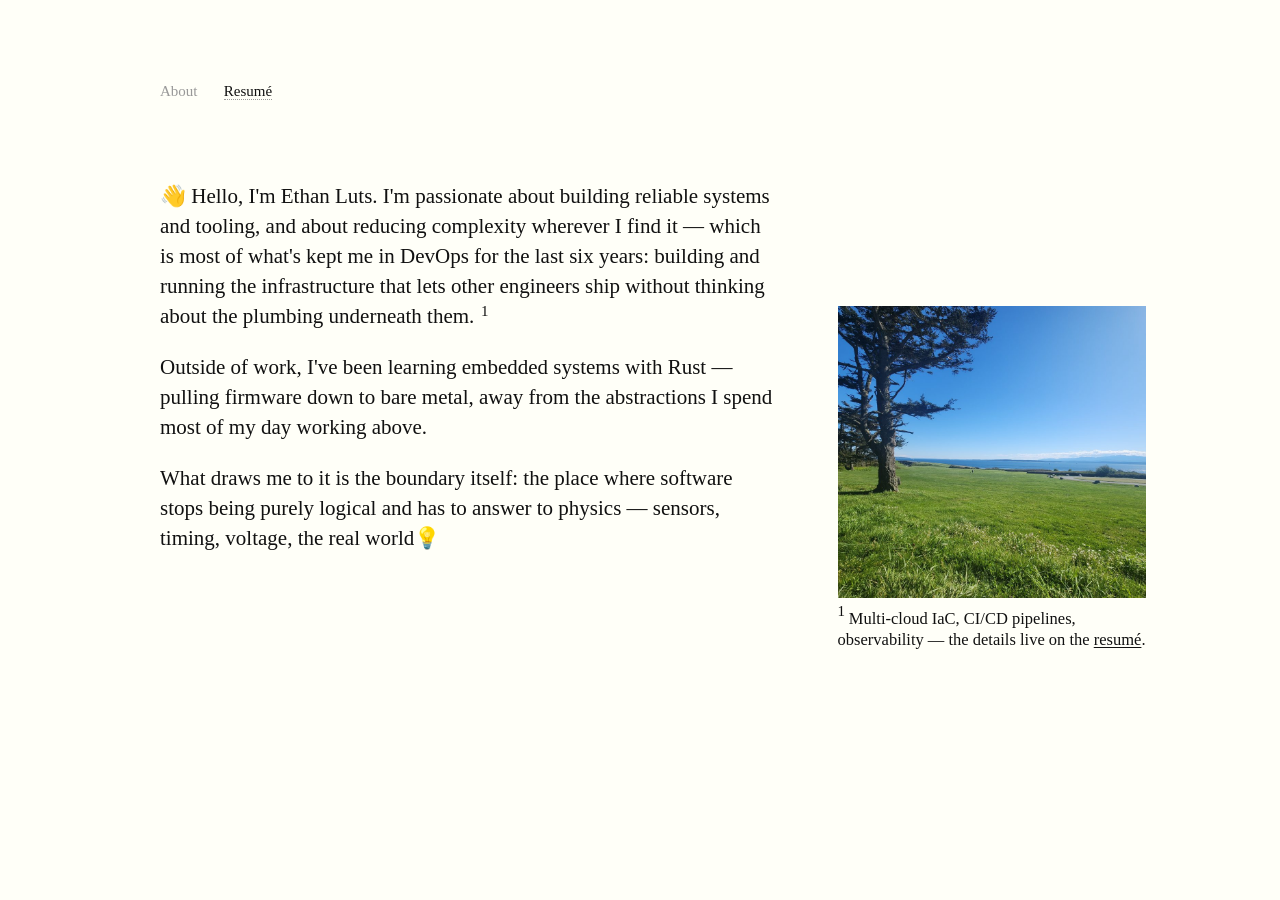
<file: index.html>
<!DOCTYPE html>
<html lang="en">
<head>
  <meta charset="UTF-8" />
  <meta name="viewport" content="width=device-width, initial-scale=1" />
  <title>Ethan Luts</title>
  <link rel="stylesheet" href="tufte.css" />
  <style>
    nav.sitenav { margin-bottom: 3rem; }
    nav.sitenav a {
      margin-right: 1.5em;
      text-decoration: none;
      color: var(--fg);
      border-bottom: 1px dotted var(--fg-faint);
    }
    nav.sitenav a:hover { border-bottom: 1px solid var(--fg); }
    nav.sitenav a.current {
      color: var(--fg-faint);
      border-bottom: none;
      cursor: default;
    }
  </style>
</head>
<body>
  <article>
    <nav class="sitenav">
      <a href="index.html" class="current">About</a>
      <a href="resume.html">Resumé</a>
    </nav>

    <section>
      <p>
        👋 Hello, I'm Ethan Luts. I'm passionate about building reliable systems and tooling,
        and about reducing complexity wherever I find it &mdash; which is most of what's kept me in DevOps for the
        last six years: building and running the infrastructure that lets other engineers ship without thinking
        about the plumbing underneath them.
        <label for="mn-photo" class="margin-toggle">&#8853;</label>
        <input type="checkbox" id="mn-photo" class="margin-toggle" />
        <span class="marginnote">
          <img src="images/coastal-view.jpg" style="width:100%" />
        </span>
        <label for="sn-1" class="margin-toggle sidenote-number"></label>
        <input type="checkbox" id="sn-1" class="margin-toggle" />
        <span class="sidenote">
          Multi-cloud IaC, CI/CD pipelines, observability &mdash; the details live on the <a href="resume.html">resumé</a>.
        </span>
      </p>

      <p>
        Outside of work, I've been learning embedded systems with Rust &mdash; pulling firmware down to bare metal,
        away from the abstractions I spend most of my day working above.
      </p>

      <p>
        What draws me to it is the boundary itself: the place where software stops being purely logical and has
        to answer to physics &mdash; sensors, timing, voltage, the real world💡
      </p>
    </section>
  </article>
</body>
</html>
</file>
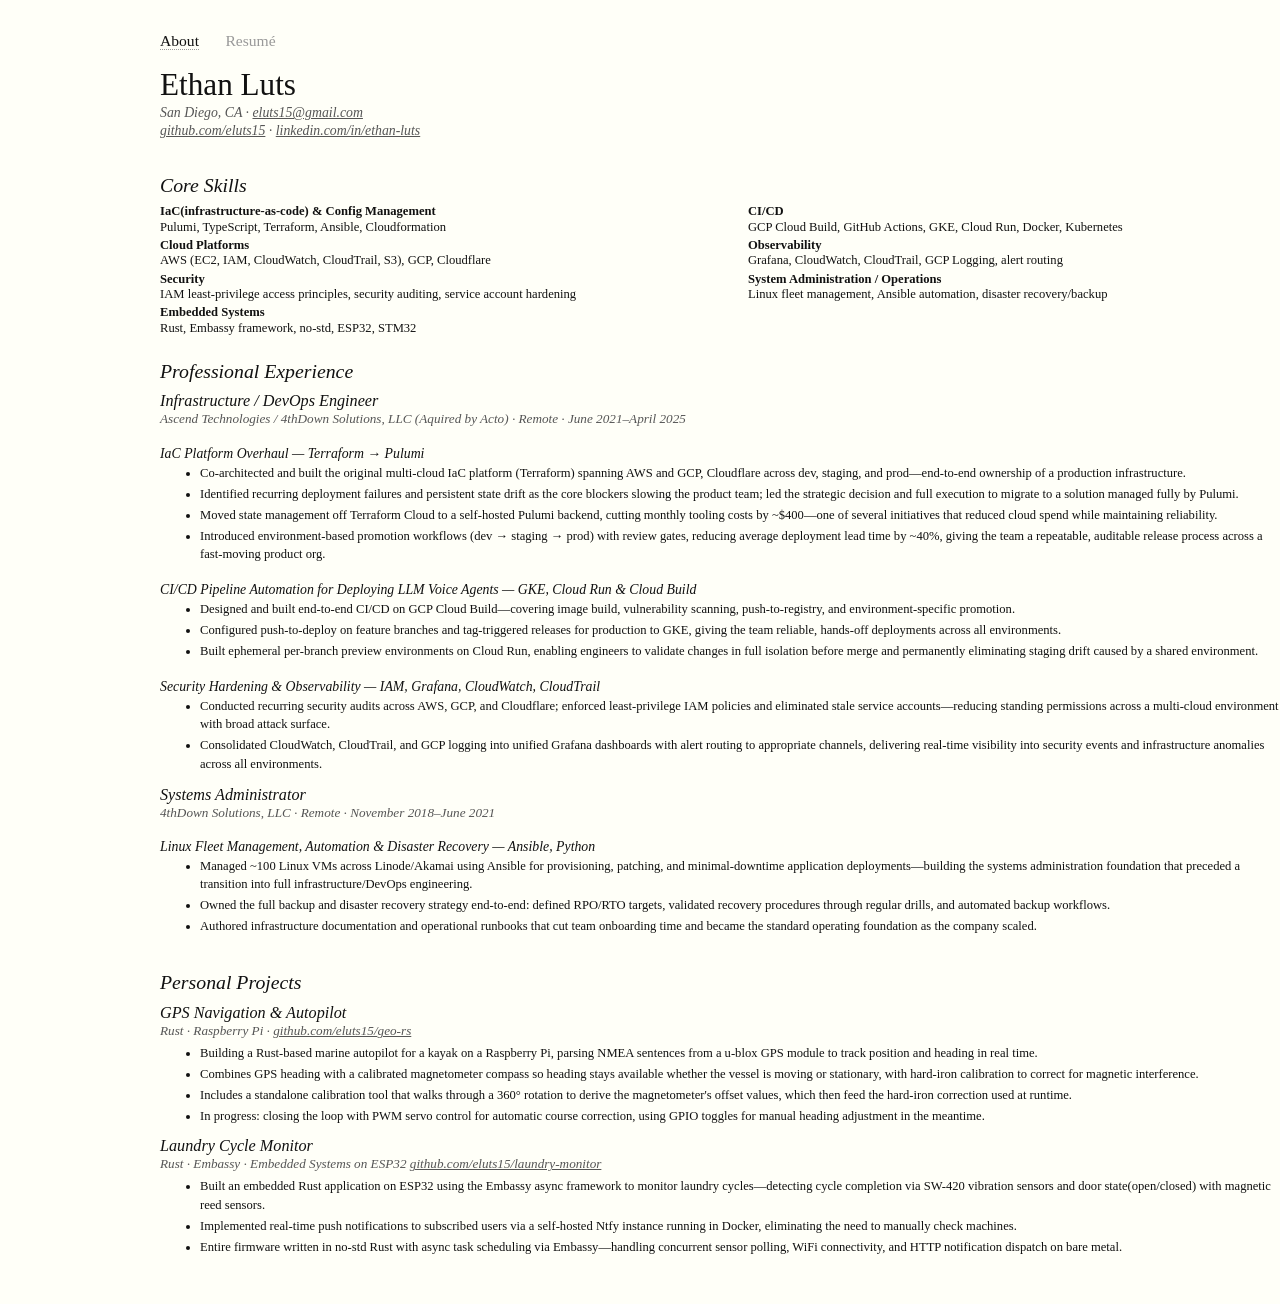
<file: resume.html>
<!DOCTYPE html>
<html lang="en">
<head>
  <meta charset="UTF-8" />
  <meta name="viewport" content="width=device-width, initial-scale=1" />
  <title>Ethan Luts — Resumé</title>
  <link rel="stylesheet" href="tufte.css" />
  <style>
    /* Compact override: scale the whole type system down and tighten
       vertical rhythm so the resume reads as one screen, not a scroll. */
    html { font-size: 12px; }

    article { padding: 2rem 0; }

    /* No body max-width override here — leaving it at tufte.css's default
       keeps this page's container the same size as index.html's, so the
       nav and text align to the same left edge on both pages. */

    /* Cap line length for readability. Using max-width (not a fixed
       width%) means this also degrades gracefully on narrow screens —
       it just becomes 100% of the available space, so no separate
       mobile override is needed. */
    section > p, section > ul, section > ol, section > dl {
      max-width: 620px;
    }

    nav.sitenav { margin-bottom: 1.6rem; }
    nav.sitenav a {
      margin-right: 1.5em;
      text-decoration: none;
      color: var(--fg);
      border-bottom: 1px dotted var(--fg-faint);
      font-size: 1.3rem;
    }
    nav.sitenav a:hover { border-bottom: 1px solid var(--fg); }
    nav.sitenav a.current {
      color: var(--fg-faint);
      border-bottom: none;
      cursor: default;
    }

    h1 { margin-top: 0; margin-bottom: 0.3rem; font-size: 2.6rem; }
    h2 { margin-top: 1.6rem; margin-bottom: 0.6rem; font-size: 1.65rem; }
    h3 { margin-top: 1rem; margin-bottom: 0.15rem; font-size: 1.35rem; }

    section { padding-top: 0.2rem; padding-bottom: 0.2rem; }

    .contact-line {
      font-family: "Palatino Linotype", Palatino, "Book Antiqua", Georgia, serif;
      font-style: italic;
      color: var(--fg-muted);
      font-size: 1.15rem;
      line-height: 1.5rem;
      display: block;
      margin-top: 0;
      margin-bottom: 1.2rem;
    }
    .contact-line a { color: var(--fg-muted); }
    .entry .role-meta a { color: var(--fg-muted); }

    .entry { margin-bottom: 1.1rem; }
    .entry h3 { margin-bottom: 0.15rem; }
    .entry .role-meta {
      font-family: "Palatino Linotype", Palatino, "Book Antiqua", Georgia, serif;
      font-style: italic;
      color: var(--fg-muted);
      font-size: 1.1rem;
      display: block;
      margin-bottom: 0.4rem;
    }

    .project { margin-top: 0.7rem; }
    .project h4 {
      font-size: 1.15rem;
      font-weight: 400;
      font-style: italic;
      margin-bottom: 0.15rem;
      font-family: "Palatino Linotype", Palatino, "Book Antiqua", Georgia, serif;
    }

    p, dl, ol, ul { font-size: 1.05rem; line-height: 1.55rem; }
    .entry p { margin-top: 0.3rem; margin-bottom: 0.3rem; }
    .entry ul { margin-top: 0.15rem; margin-bottom: 0; }
    li:not(:first-child) { margin-top: 0.2rem; }

    table.skills { width: 100%; border-collapse: collapse; }
    table.skills td {
      vertical-align: top;
      padding: 0.1em 1.5em 0.1em 0;
      font-size: 1.05rem;
      line-height: 1.3rem;
    }
    table.skills td strong { font-size: 1.05rem; }
  </style>
</head>
<body>
  <article>
    <nav class="sitenav">
      <a href="index.html">About</a>
      <a href="resume.html" class="current">Resumé</a>
    </nav>

    <h1>Ethan Luts</h1>
    <span class="contact-line">
      San Diego, CA &middot; <a href="mailto:eluts15@gmail.com">eluts15@gmail.com</a><br />
      <a href="https://github.com/eluts15">github.com/eluts15</a> &middot;
      <a href="https://linkedin.com/in/ethan-luts">linkedin.com/in/ethan-luts</a>
    </span>

    <section>
      <h2>Core Skills</h2>
      <table class="skills">
        <tbody>
          <tr>
            <td><strong>IaC(infrastructure-as-code) &amp; Config Management</strong><br />Pulumi, TypeScript, Terraform, Ansible, Cloudformation</td>
            <td><strong>CI/CD</strong><br />GCP Cloud Build, GitHub Actions, GKE, Cloud Run, Docker, Kubernetes</td>
          </tr>
          <tr>
            <td><strong>Cloud Platforms</strong><br />AWS (EC2, IAM, CloudWatch, CloudTrail, S3), GCP, Cloudflare</td>
            <td><strong>Observability</strong><br />Grafana, CloudWatch, CloudTrail, GCP Logging, alert routing</td>
          </tr>
          <tr>
            <td><strong>Security</strong><br />IAM least-privilege access principles, security auditing, service account hardening</td>
            <td><strong>System Administration / Operations</strong><br />Linux fleet management, Ansible automation, disaster recovery/backup</td>
          </tr>
          <tr>
            <td><strong>Embedded Systems</strong><br />Rust, Embassy framework, no-std, ESP32, STM32</td>
          </tr>
        </tbody>
      </table>
    </section>

    <section>
      <h2>Professional Experience</h2>

      <div class="entry">
        <h3>Infrastructure / DevOps Engineer</h3>
        <span class="role-meta">Ascend Technologies / 4thDown Solutions, LLC (Aquired by Acto) &middot; Remote &middot; June 2021&ndash;April 2025</span>

        <div class="project">
          <h4>IaC Platform Overhaul &mdash; Terraform &rarr; Pulumi</h4>
          <ul>
            <li>
              Co-architected and built the original multi-cloud IaC platform (Terraform)
              spanning AWS and GCP, Cloudflare across dev, staging, and prod&mdash;end-to-end ownership of a
              production infrastructure.
            </li>
            <li>
              Identified recurring deployment failures and persistent state drift as the core blockers slowing the
              product team; led the strategic decision and full execution to migrate to a solution managed fully by
              Pulumi.
            </li>
            <li>
              Moved state management off Terraform Cloud to a self-hosted Pulumi backend, cutting monthly tooling
              costs by ~$400&mdash;one of several initiatives that reduced cloud spend while maintaining
              reliability.
            </li>
            <li>
              Introduced environment-based promotion workflows (dev &rarr; staging &rarr; prod) with review gates,
              reducing average deployment lead time by ~40%, giving the team a repeatable, auditable release
              process across a fast-moving product org.
            </li>
          </ul>
        </div>

        <div class="project">
          <h4>CI/CD Pipeline Automation for Deploying LLM Voice Agents &mdash; GKE, Cloud Run &amp; Cloud Build</h4>
          <ul>
            <li>
              Designed and built end-to-end CI/CD on GCP Cloud Build&mdash;covering image build,
              vulnerability scanning, push-to-registry, and environment-specific promotion.
            </li>
            <li>
              Configured push-to-deploy on feature branches and tag-triggered releases for production to GKE, giving the
              team reliable, hands-off deployments across all environments.
            </li>
            <li>
              Built ephemeral per-branch preview environments on Cloud Run, enabling engineers to validate changes in
              full isolation before merge and permanently eliminating staging drift caused by a shared environment.
            </li>
          </ul>
        </div>

        <div class="project">
          <h4>Security Hardening &amp; Observability &mdash; IAM, Grafana, CloudWatch, CloudTrail</h4>
          <ul>
            <li>
              Conducted recurring security audits across AWS, GCP, and Cloudflare; enforced least-privilege IAM
              policies and eliminated stale service accounts&mdash;reducing standing permissions
              across a multi-cloud environment with broad attack surface.
            </li>
            <li>
              Consolidated CloudWatch, CloudTrail, and GCP logging into unified Grafana dashboards with alert routing
              to appropriate channels, delivering real-time visibility into security events and infrastructure
              anomalies across all environments.
            </li>
          </ul>
        </div>
      </div>

      <div class="entry">
        <h3>Systems Administrator</h3>
        <span class="role-meta">4thDown Solutions, LLC &middot; Remote &middot; November 2018&ndash;June 2021</span>

        <div class="project">
          <h4>Linux Fleet Management, Automation &amp; Disaster Recovery &mdash; Ansible, Python</h4>
          <ul>
            <li>
              Managed ~100 Linux VMs across Linode/Akamai using Ansible for provisioning, patching, and minimal-downtime
              application deployments&mdash;building the systems administration foundation that preceded a
              transition into full infrastructure/DevOps engineering.
            </li>
            <li>
              Owned the full backup and disaster recovery strategy end-to-end: defined RPO/RTO targets, validated
              recovery procedures through regular drills, and automated backup workflows.
            </li>
            <li>
              Authored infrastructure documentation and operational runbooks that cut team onboarding time and became
              the standard operating foundation as the company scaled.
            </li>
          </ul>
        </div>
      </div>
    </section>

    <section>
      <h2>Personal Projects</h2>
      <div class="entry">
        <h3>GPS Navigation &amp; Autopilot</h3>
        <span class="role-meta">Rust &middot; Raspberry Pi &middot; <a href="https://github.com/eluts15/geo-rs">github.com/eluts15/geo-rs</a></span>
        <ul>
          <li>
            Building a Rust-based marine autopilot for a kayak on a Raspberry Pi, parsing NMEA sentences from a
            u-blox GPS module to track position and heading in real time.
          </li>
          <li>
            Combines GPS heading with a calibrated magnetometer compass so heading stays available whether the
            vessel is moving or stationary, with hard-iron calibration to correct for magnetic interference.
          </li>
          <li>
            Includes a standalone calibration tool that walks through a 360&deg; rotation to derive the
            magnetometer's offset values, which then feed the hard-iron correction used at runtime.
          </li>
          <li>
            In progress: closing the loop with PWM servo control for automatic course correction, using GPIO
            toggles for manual heading adjustment in the meantime.
          </li>
        </ul>
      </div>
      <div class="entry">
        <h3>Laundry Cycle Monitor</h3>
        <span class="role-meta">Rust &middot; Embassy &middot; Embedded Systems on ESP32 <a href="https://github.com/eluts15/laundry-monitor">github.com/eluts15/laundry-monitor</a></span>
        <ul>
          <li>
            Built an embedded Rust application on ESP32 using the Embassy async framework to monitor laundry
            cycles&mdash;detecting cycle completion via SW-420 vibration sensors and door state(open/closed) with magnetic reed
            sensors.
          </li>
          <li>
            Implemented real-time push notifications to subscribed users via a self-hosted Ntfy instance running in
            Docker, eliminating the need to manually check machines.
          </li>
          <li>
            Entire firmware written in no-std Rust with async task scheduling via Embassy&mdash;handling concurrent
            sensor polling, WiFi connectivity, and HTTP notification dispatch on bare metal.
          </li>
        </ul>
      </div>
    </section>
  </article>
</body>
</html>
</file>
<file: tufte.css>
@charset "UTF-8";

/* Import ET Book styles
   adapted from https://github.com/edwardtufte/et-book/blob/gh-pages/et-book.css */

/* Tufte CSS styles */
html {
    font-size: 15px;
}

:root {
    --fg: #111;
    --fg-muted: #555;
    --fg-faint: #999;
}

body {
    width: 87.5%;
    margin-left: auto;
    margin-right: auto;
    padding-left: 12.5%;
    font-family: "Palatino Linotype", Palatino, "Book Antiqua", Georgia, "Times New Roman", serif;
    background-color: #fffff8;
    color: var(--fg);
    max-width: 1400px;
    counter-reset: sidenote-counter;
}

/* Adds dark mode */
@media (prefers-color-scheme: dark) {
    :root {
        --fg: #ddd;
        --fg-muted: #aaa;
        --fg-faint: #888;
    }
    body {
        background-color: #151515;
    }
}

h1 {
    font-weight: 400;
    margin-top: 4rem;
    margin-bottom: 1.5rem;
    font-size: 3.2rem;
    line-height: 1;
}

h2 {
    font-style: italic;
    font-weight: 400;
    margin-top: 2.1rem;
    margin-bottom: 1.4rem;
    font-size: 2.2rem;
    line-height: 1;
}

h3 {
    font-style: italic;
    font-weight: 400;
    font-size: 1.7rem;
    margin-top: 2rem;
    margin-bottom: 1.4rem;
    line-height: 1;
}

hr {
    display: block;
    height: 1px;
    width: 55%;
    border: 0;
    border-top: 1px solid #ccc;
    margin: 1em 0;
    padding: 0;
}

p.subtitle {
    font-style: italic;
    margin-top: 1rem;
    margin-bottom: 1rem;
    font-size: 1.8rem;
    display: block;
    line-height: 1;
}

.numeral {
    font-family: "Palatino Linotype", Palatino, "Book Antiqua", Georgia, serif;
}

.danger {
    color: red;
}

article {
    padding: 5rem 0rem;
}

section {
    padding-top: 1rem;
    padding-bottom: 1rem;
}

p,
dl,
ol,
ul {
    font-size: 1.4rem;
    line-height: 2rem;
}

p {
    margin-top: 1.4rem;
    margin-bottom: 1.4rem;
    padding-right: 0;
    vertical-align: baseline;
}

sup {
    line-height: 0;
}

/* Chapter Epigraphs */
div.epigraph {
    margin: 5em 0;
}

div.epigraph > blockquote {
    margin-top: 3em;
    margin-bottom: 3em;
}

div.epigraph > blockquote,
div.epigraph > blockquote > p {
    font-style: italic;
}

div.epigraph > blockquote > footer {
    font-style: normal;
}

div.epigraph > blockquote > footer > cite {
    font-style: italic;
}
/* end chapter epigraphs styles */

blockquote {
    font-size: 1.4rem;
}

blockquote p {
    width: 55%;
    margin-right: 40px;
}

blockquote footer {
    width: 55%;
    font-size: 1.1rem;
    text-align: right;
}

section > p,
section > footer,
section > table {
    width: 55%;
}

/* 50 + 5 == 55, to be the same width as paragraph */
section > dl,
section > ol,
section > ul {
    width: 50%;
    -webkit-padding-start: 5%;
}

dt:not(:first-child),
li:not(:first-child) {
    margin-top: 0.25rem;
}

figure {
    padding: 0;
    border: 0;
    font-size: 100%;
    font: inherit;
    vertical-align: baseline;
    max-width: 55%;
    -webkit-margin-start: 0;
    -webkit-margin-end: 0;
    margin: 0 0 3em 0;
}

figcaption {
    float: right;
    clear: right;
    margin-top: 0;
    margin-bottom: 0;
    font-size: 1.1rem;
    line-height: 1.6;
    vertical-align: baseline;
    position: relative;
    max-width: 40%;
}

figure.fullwidth figcaption {
    margin-right: 24%;
}

a:link,
a:visited {
    color: inherit;
    text-underline-offset: 0.1em;
    text-decoration-thickness: 0.05em;
}

/* Sidenotes, margin notes, figures, captions */
img {
    max-width: 100%;
    height: auto;
}

figure.fullwidth img {
    width: 100%;
}

.sidenote,
.marginnote {
    float: right;
    clear: right;
    margin-right: -60%;
    width: 50%;
    margin-top: 0.3rem;
    margin-bottom: 0;
    font-size: 1.1rem;
    line-height: 1.3;
    vertical-align: baseline;
    position: relative;
}

.sidenote-number {
    counter-increment: sidenote-counter;
}

.sidenote-number:after,
.sidenote:before {
    font-family: "Palatino Linotype", Palatino, "Book Antiqua", Georgia, serif;
    position: relative;
    vertical-align: baseline;
}

.sidenote-number:after {
    content: counter(sidenote-counter);
    font-size: 1rem;
    top: -0.5rem;
    left: 0.1rem;
}

.sidenote:before {
    content: counter(sidenote-counter) " ";
    font-size: 1rem;
    top: -0.5rem;
}

blockquote .sidenote,
blockquote .marginnote {
    margin-right: -82%;
    min-width: 59%;
    text-align: left;
}

div.fullwidth,
table.fullwidth {
    width: 100%;
}

div.table-wrapper {
    overflow-x: auto;
    font-family: "Trebuchet MS", "Gill Sans", "Gill Sans MT", sans-serif;
}

.sans {
    font-family: "Gill Sans", "Gill Sans MT", Calibri, sans-serif;
    letter-spacing: .03em;
}

code, pre > code {
    font-family: Consolas, "Liberation Mono", Menlo, Courier, monospace;
    font-size: 1.0rem;
    line-height: 1.42;
    -webkit-text-size-adjust: 100%; /* Prevent adjustments of font size after orientation changes in iOS. See https://github.com/edwardtufte/tufte-css/issues/81#issuecomment-261953409 */
}

.sans > code {
    font-size: 1.2rem;
}

h1 > code,
h2 > code,
h3 > code {
    font-size: 0.80em;
}

.marginnote > code,
.sidenote > code {
    font-size: 1rem;
}

pre > code {
    font-size: 0.9rem;
    width: 52.5%;
    margin-left: 2.5%;
    overflow-x: auto;
    display: block;
}

pre.fullwidth > code {
    width: 90%;
}

.fullwidth {
    max-width: 90%;
    clear:both;
}

span.newthought {
    font-variant: small-caps;
    font-size: 1.2em;
}

input.margin-toggle {
    display: none;
}

label.sidenote-number {
    display: inline-block;
    max-height: 2rem; /* should be less than or equal to paragraph line-height */
}

label.margin-toggle:not(.sidenote-number) {
    display: none;
}

.iframe-wrapper {
    position: relative;
    padding-bottom: 56.25%; /* 16:9 */
    padding-top: 25px;
    height: 0;
}

.iframe-wrapper iframe {
    position: absolute;
    top: 0;
    left: 0;
    width: 100%;
    height: 100%;
}

@media (max-width: 760px) {
    body {
        width: 84%;
        padding-left: 8%;
        padding-right: 8%;
    }

    hr,
    section > p,
    section > footer,
    section > table {
        width: 100%;
    }

    pre > code {
        width: 97%;
    }

    section > dl,
    section > ol,
    section > ul {
        width: 90%;
    }

    figure {
        max-width: 90%;
    }

    figcaption,
    figure.fullwidth figcaption {
        margin-right: 0%;
        max-width: none;
    }

    blockquote {
        margin-left: 1.5em;
        margin-right: 0em;
    }

    blockquote p,
    blockquote footer {
        width: 100%;
    }

    label.margin-toggle:not(.sidenote-number) {
        display: inline;
    }

    .sidenote,
    .marginnote {
        display: none;
    }

    .margin-toggle:checked + .sidenote,
    .margin-toggle:checked + .marginnote {
        display: block;
        float: left;
        left: 1rem;
        clear: both;
        width: 95%;
        margin: 1rem 2.5%;
        vertical-align: baseline;
        position: relative;
    }

    label {
        cursor: pointer;
    }

    div.table-wrapper,
    table {
        width: 85%;
    }

    img {
        width: 100%;
    }
}
</file>
